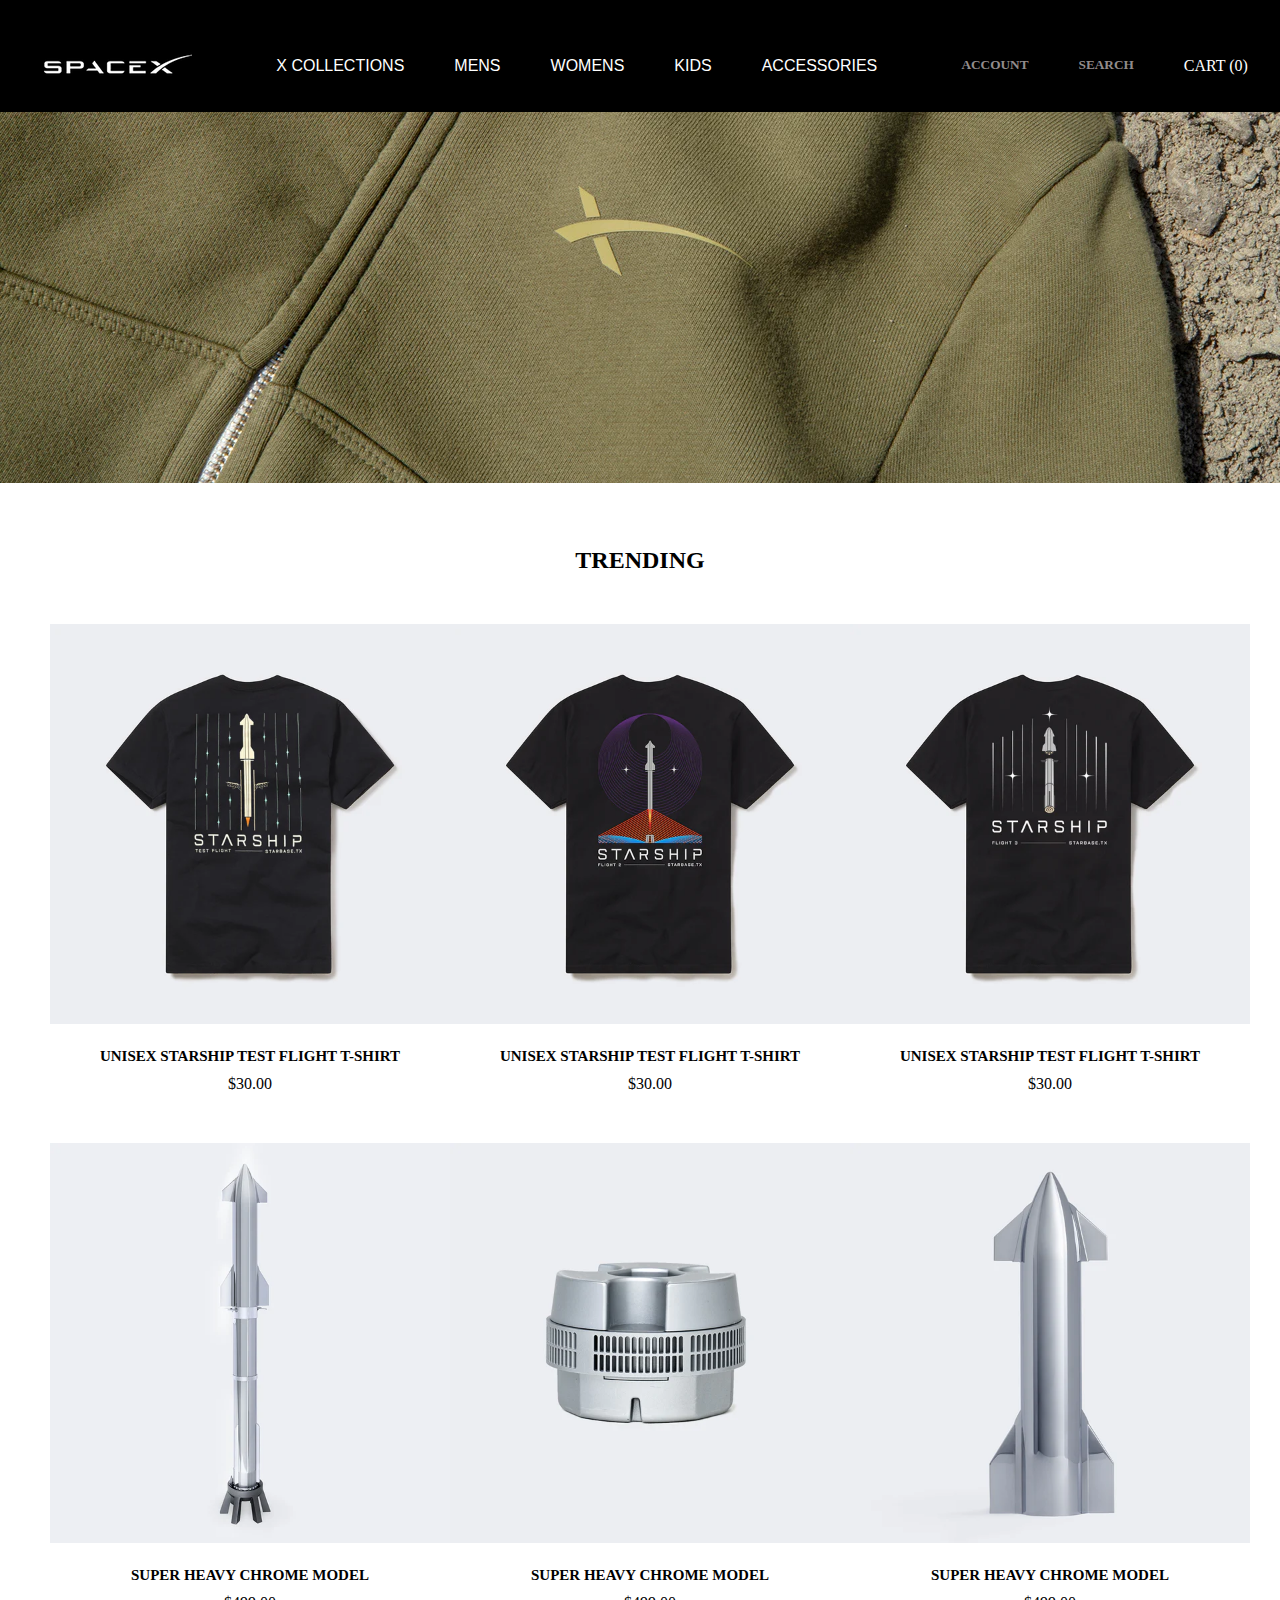
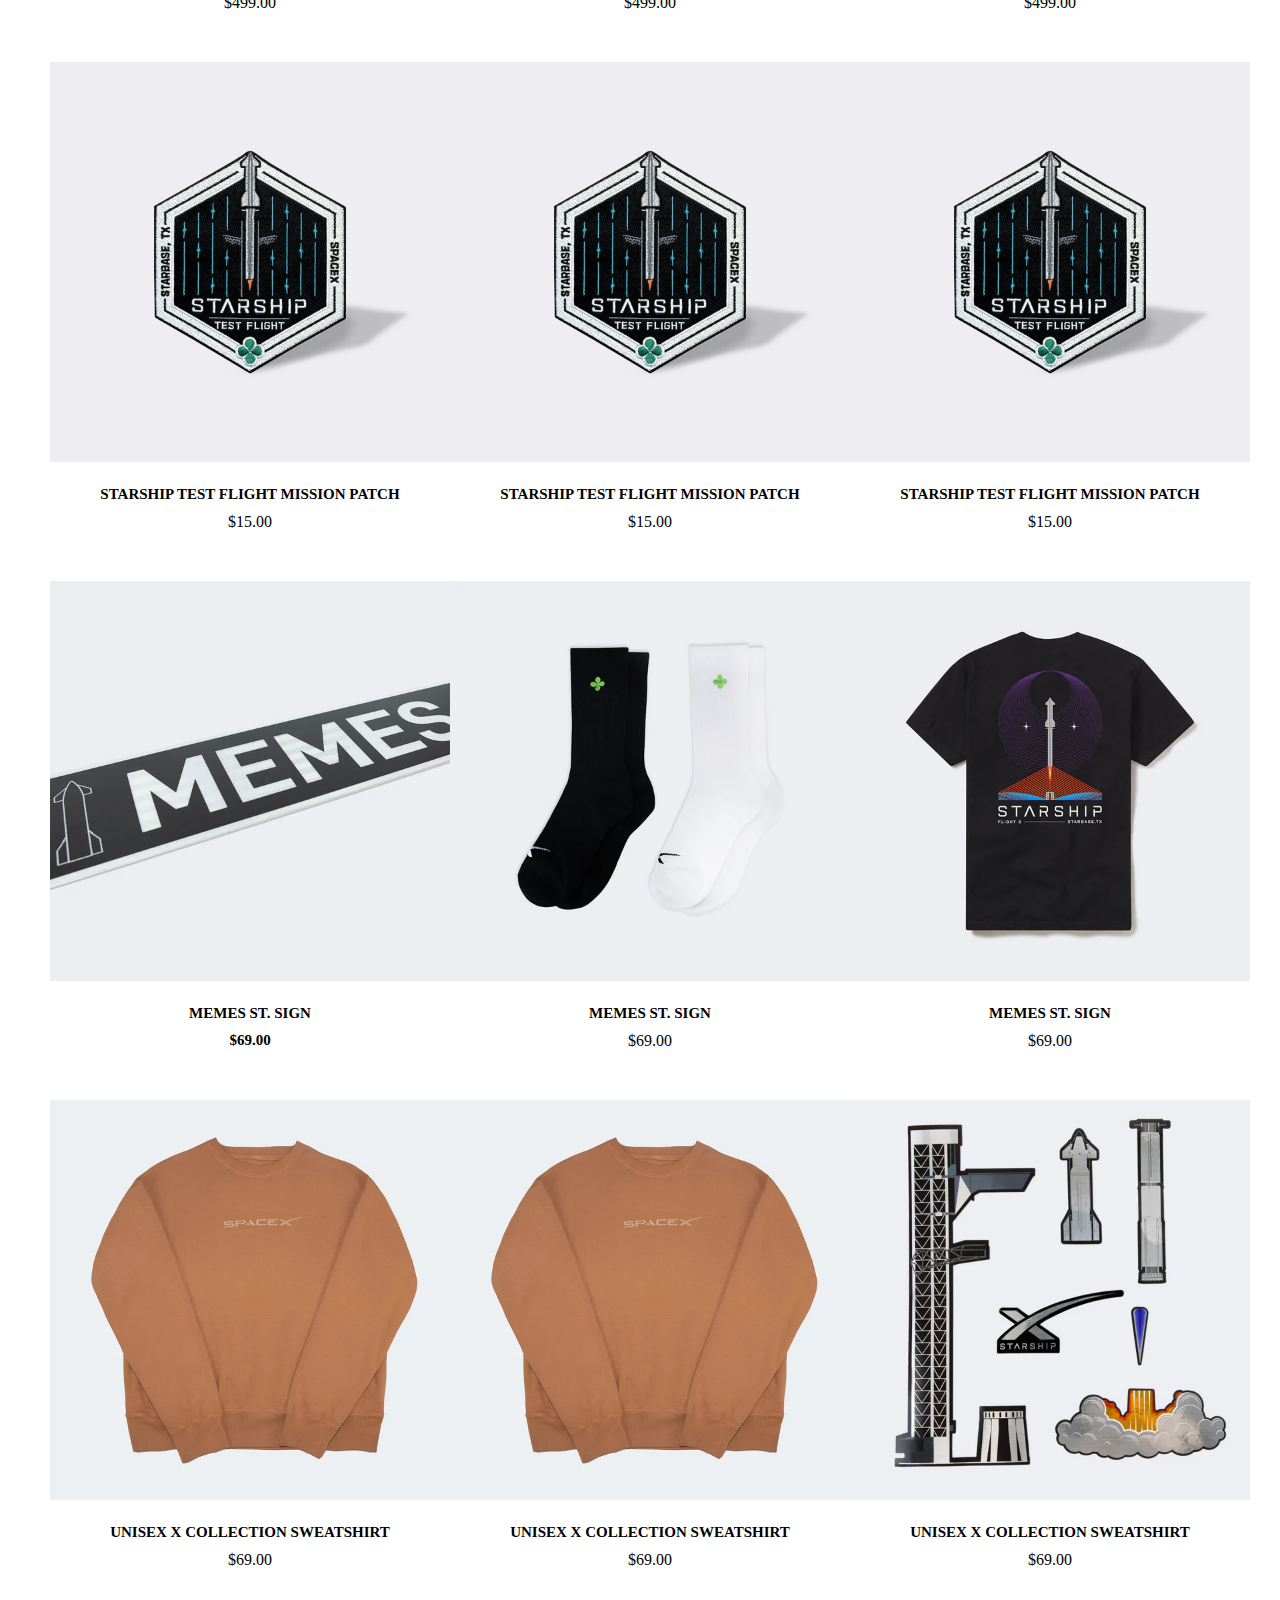
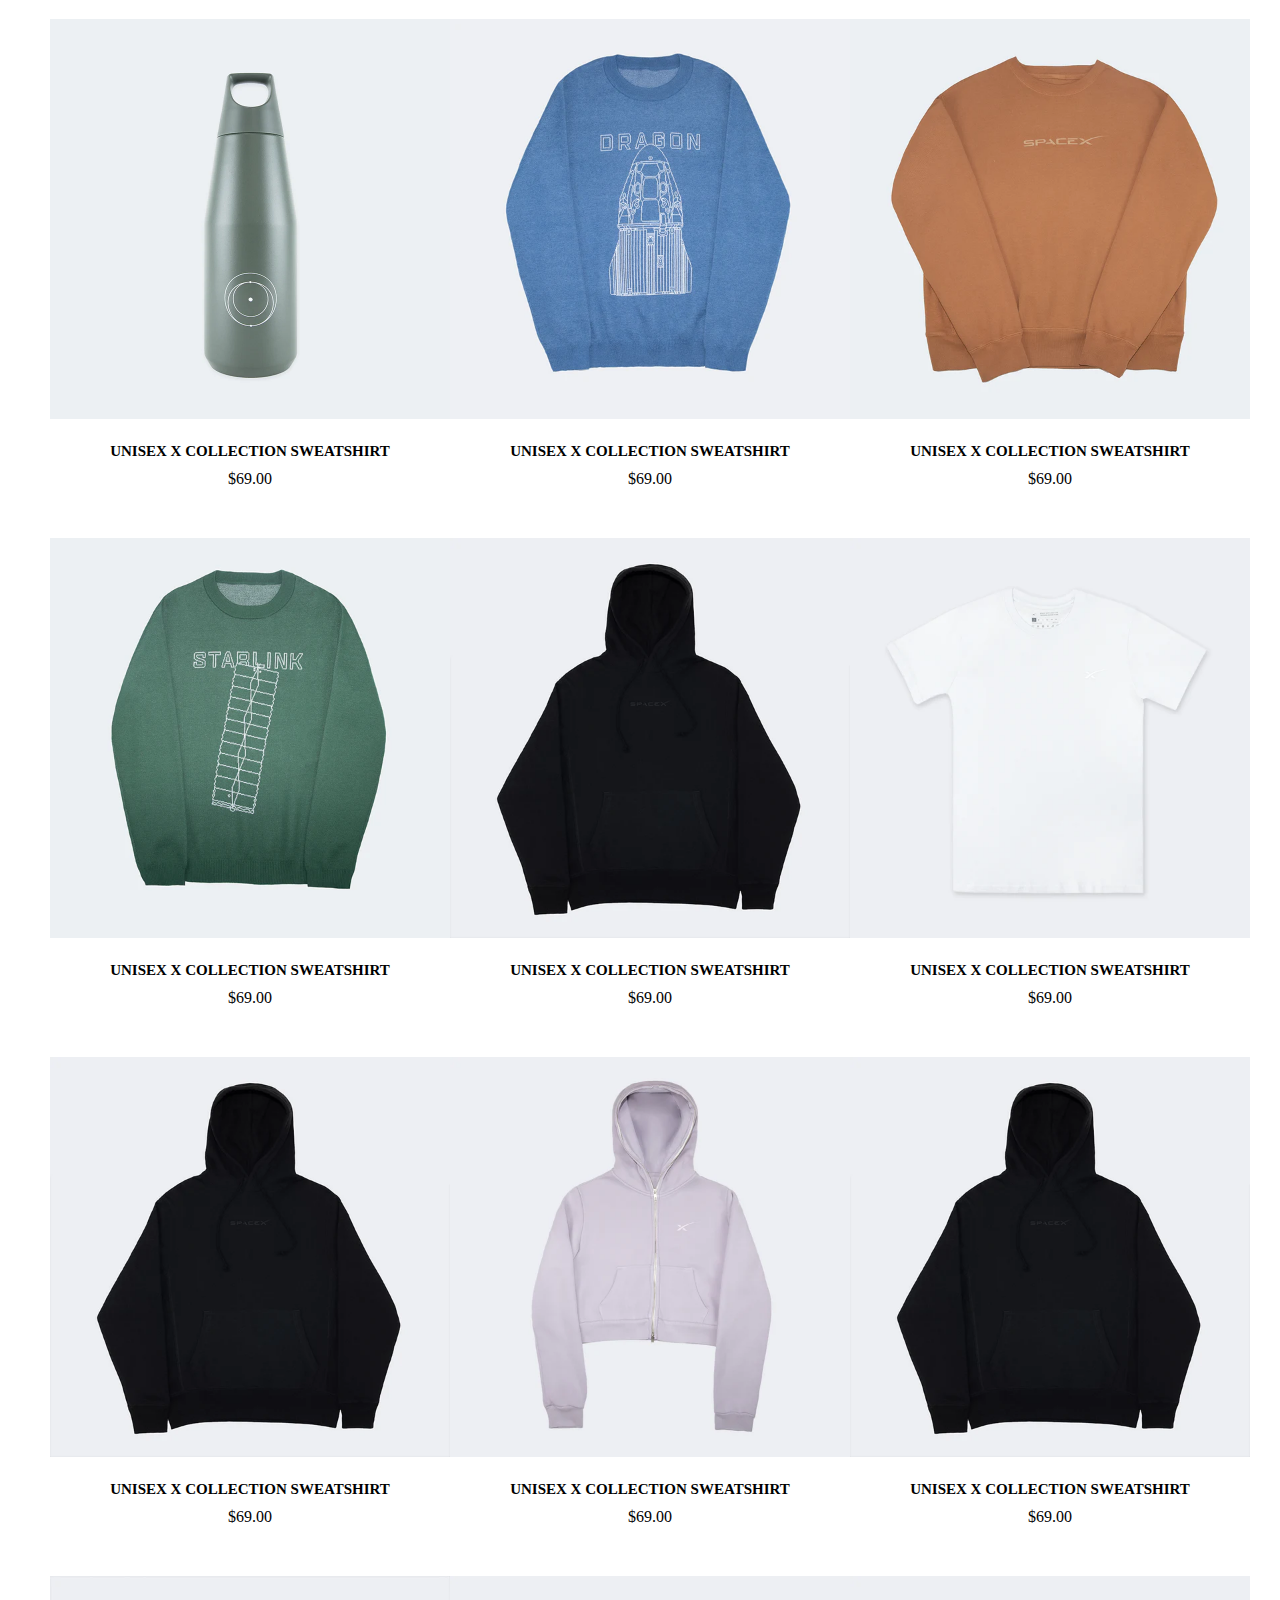
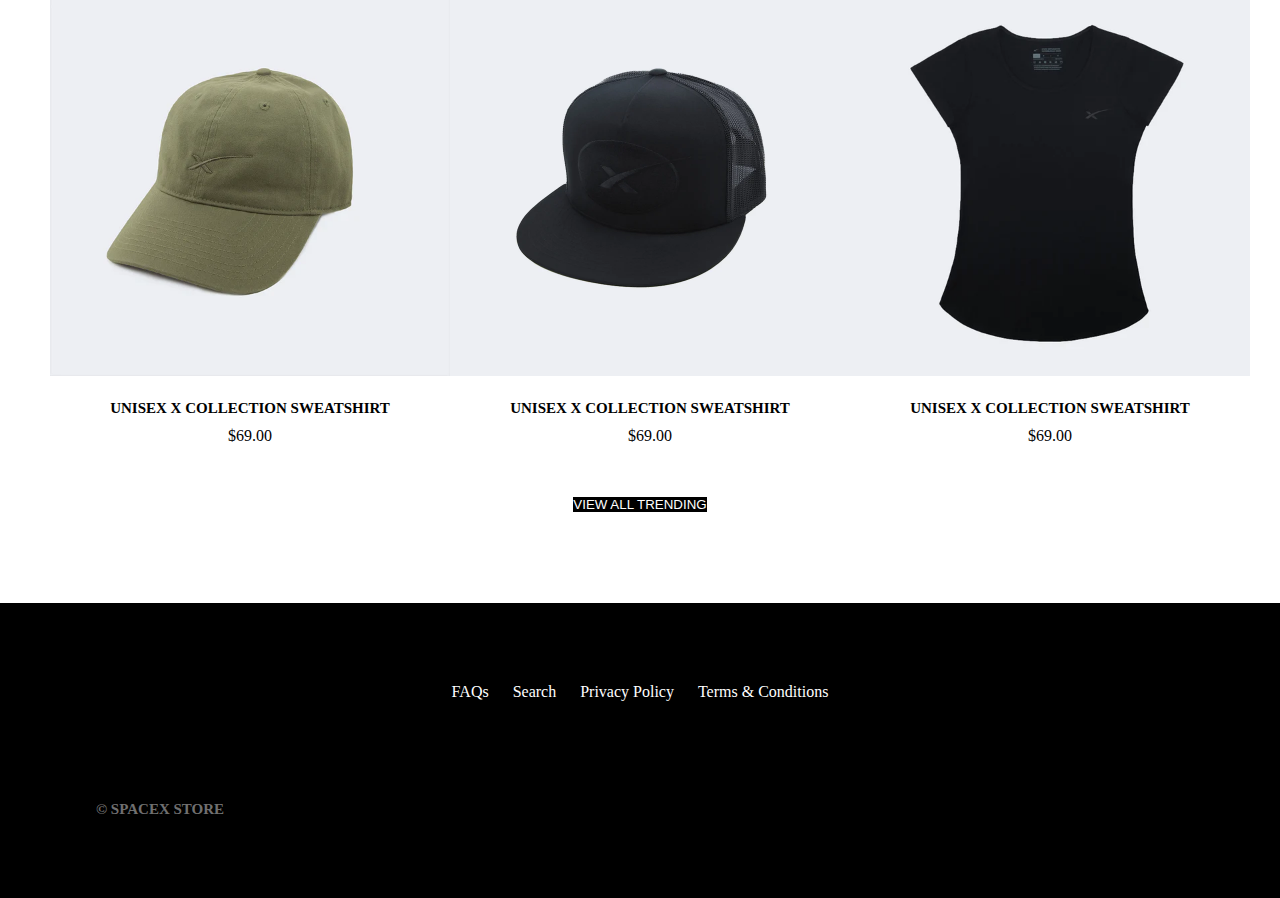
<file: index.html>
<!DOCTYPE html>
<html lang="en">
<head>
    <meta charset="UTF-8">
    <meta name="viewport" content="width=device-width, initial-scale=1.0">
    <title>Document</title>
    <link rel="stylesheet" href="style.css">
</head>
<body>
    <nav>
        <div class="toggle">
            <img src="images/svgexport-6.svg" alt="">
        </div>

        <div class="image"> <a href=""><img src="images/space.png" alt=""></a> </div>
        <div class="
        all">
            <div class="dropdown">
                <button class="dropbtn">X COLLECTIONS</button>
                <div class="dropdown-content">
                <a href="#">View All</a>
                </div>
            </div>
            
            <div class="dropdown ">
                <button class="dropbtn">MENS</button>
                <div class="dropdown-content">
                <a href="#">Shirts</a>
                <a href="#">Outwear</a>
                <a href="#">View All</a>
                </div>
            </div>
            
            <div class="dropdown ">
                <button class="dropbtn">WOMENS</button>
                <div class="dropdown-content">
                <a href="#">Shirts</a>
                <a href="#">Outwear</a>
                <a href="#">View All</a>
                </div>
            </div>
            <div class="dropdown ">
                <button class="dropbtn">KIDS</button>
                <div class="dropdown-content">
                <a href="#">Shirts</a>
                <a href="#">Outwear</a>
                <a href="#">View All</a>
                </div>
            </div>
            <div class="dropdown ">
                <button class="dropbtn">ACCESSORIES</button>
                <div class="dropdown-content">
                <a href="#">View All</a>
                </div>
            </div>
        </div>
            
        <div class="last">
            <h5><a href="">ACCOUNT</a></h5>
            <h5><a href="">SEARCH</a></h5>
            <a href="">CART (0)</a>
        </div>

        
     
    </nav>
    <div class="hoodie">
        <img src="images/hoodie.webp" alt="">
    </div>
    <div>
        <h2>TRENDING</h4>
    </div>
    <div class="shirts">
            <div><img src="images/shirt1.webp" width="400px" alt="">
                <h4>UNISEX STARSHIP TEST FLIGHT T-SHIRT</h4>
                <p>$30.00</p>
            </div>
            <div><img src="images/shirt2.webp" width="400px" alt="">
                <h4>UNISEX STARSHIP TEST FLIGHT T-SHIRT</h4>
                <p>$30.00</p>
            </div>
            <div><img src="images/shirt3.webp" width="400px" alt="">
                <h4>UNISEX STARSHIP TEST FLIGHT T-SHIRT</h4>
                <p>$30.00</p>
            </div>
            <div><img src="images/rocket.webp" width="400px" alt="">
                <h4>SUPER HEAVY CHROME MODEL</h4>
                <p>$499.00</p>
            </div>
            <div><img src="images/hotstage_600x.webp" width="400px" alt="">
                <h4>SUPER HEAVY CHROME MODEL</h4>
                <p>$499.00</p>
            </div>
            <div><img src="images/Unknown-1_600x.webp" width="400px" alt="">
                <h4>SUPER HEAVY CHROME MODEL</h4>
                <p>$499.00</p>
            </div>
            <div><img src="images/shield.webp" width="400px" alt="">
                <h4>STARSHIP TEST FLIGHT MISSION PATCH</h4>
                <p> $15.00</p>
            </div>
            <div><img src="images/shield.webp" width="400px" alt="">
                <h4>STARSHIP TEST FLIGHT MISSION PATCH</h4>
                <p> $15.00</p></div>
            <div><img src="images/shield.webp" width="400px" alt="">
                <h4>STARSHIP TEST FLIGHT MISSION PATCH</h4>
                <p> $15.00</p></div>
            <div><img src="/images/memes.webp" width="400px" alt="">
                <h4>MEMES ST. SIGN
                    <p>$69.00</p></h4>
            </div>
            <div><img src="/images/socks.webp" width="400px" alt="">
                <h4>MEMES ST. SIGN</h4>
                    <p>$69.00</p></div>
            <div><img src="/images/shirt2.webp" width="400px" alt="">
                <h4>MEMES ST. SIGN</h4>
                    <p>$69.00</p></div>
            <div><img src="/images/sweatshirt.webp" width="400px" alt="">
                <h4>UNISEX X COLLECTION SWEATSHIRT</h4>
                    <p>$69.00</p>
                </div>
            <div><img src="/images/sweatshirt.webp" width="400px" alt="">
                <h4>UNISEX X COLLECTION SWEATSHIRT</h4>
                <p>$69.00</p></div>
            <div><img src="/images/kini.webp" width="400px" alt="">
                <h4>UNISEX X COLLECTION SWEATSHIRT</h4>
                <p>$69.00</p></div>
            <div><img src="/images/flask.webp" width="400px" alt="">
                <h4>UNISEX X COLLECTION SWEATSHIRT</h4>
                <p>$69.00</p></div>
            <div><img src="/images/SpaceXHolidaySweaterDragonFront_600x.webp" width="400px"alt="">
                <h4>UNISEX X COLLECTION SWEATSHIRT</h4>
                <p>$69.00</p></div>
            <div><img src="/images/sweatshirt.webp" width="400px" alt=""> 
                <h4>UNISEX X COLLECTION SWEATSHIRT</h4>
                <p>$69.00</p>
            </div>
            <div><img src="/images/sweatsh.webp" width="400px" alt="">
                <h4>UNISEX X COLLECTION SWEATSHIRT</h4>
                <p>$69.00</p></div>
            <div><img src="/images/sweatsh2.webp" width="400px" alt="">
                <h4>UNISEX X COLLECTION SWEATSHIRT</h4>
                <p>$69.00</p></div>
            <div><img src="/images/whshirt.webp" width="400px" alt="">
                <h4>UNISEX X COLLECTION SWEATSHIRT</h4>
                <p>$69.00</p></div>
            <div><img src="/images/sweatsh2.webp" width="400px" alt="">
                <h4>UNISEX X COLLECTION SWEATSHIRT</h4>
                <p>$69.00</p></div>
            <div><img src="/images/small.webp" width="400px" alt="">
                <h4>UNISEX X COLLECTION SWEATSHIRT</h4>
                <p>$69.00</p></div>
            <div><img src="/images/sweatsh2.webp" width="400px" alt="">
                <h4>UNISEX X COLLECTION SWEATSHIRT</h4>
                <p>$69.00</p></div>
            <div><img src="/images/cap1.webp" width="400px" alt="">
                <h4>UNISEX X COLLECTION SWEATSHIRT</h4>
                <p>$69.00</p></div>
            <div><img src="/images/cap2.webp" width="400px" alt="">
                <h4>UNISEX X COLLECTION SWEATSHIRT</h4>
                <p>$69.00</p></div>
            <div><img src="/images/armless.webp" width="400px" alt="">
                <h4>UNISEX X COLLECTION SWEATSHIRT</h4>
                <p>$69.00</p></div>
    </div>
    <div class="view">
        <button>VIEW ALL TRENDING</button>
    </div>
    <div class="end">
        <a href="">FAQs</a>
        <a href="">Search</a>
        <a href="">Privacy Policy</a>
        <a href="">Terms & Conditions</a>
        <div><h1>© SPACEX STORE</h1></div>
    </div>
    
</body>
</html>
</file>
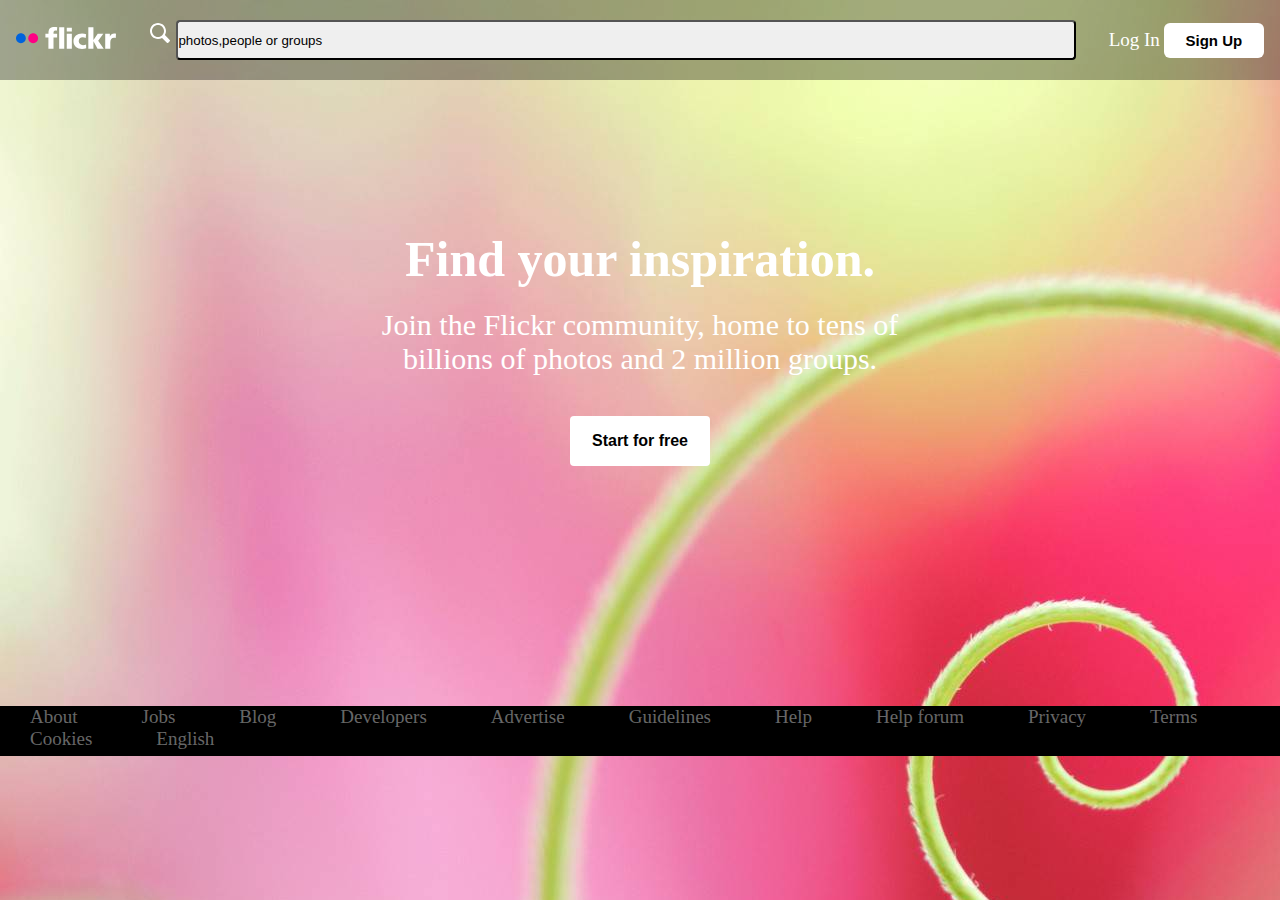
<file: test.html>
<!DOCTYPE html>
<html lang="en">
<head>
    <meta charset="UTF-8">
    <meta name="viewport" content="width=device-width, initial-scale=1.0">
    <title>Document</title>
    <link rel="stylesheet" href="ass.css">
</head>
<body>
    <div class="parent">
    <nav>
        <!-- <div><img src="/images/Kris_Peterson_Back_to_The_Future.jpg" alt=""></div> -->
        <div><img src="images/svgexport-2.svg" width="100px" alt=""></div>
        <div>
            <img src="images/svgexport-3.svg" alt="">
            <button class="btn1">photos,people or groups</button>
        </div>
        <div>
            <a href="">Log In</a>
            <button class="btn2">Sign Up</button>
        </div>
    </nav>
    <div class="child">
        <h1>Find your inspiration.</h1>
        <p>Join the Flickr community, home to tens of <br> billions of photos and 2 million groups.</p>
        <button class="btn3">Start for free</button>
    </div>
    <div class="end">
        <a href="">About</a>
        <a href="">Jobs</a>
        <a href="">Blog</a>
        <a href=""> Developers</a>
        <a href="">Advertise</a>
        <a href="">Guidelines</a>
        <a href="">Help</a>
        <a href="">Help forum</a>
        <a href="">Privacy</a>
        <a href="">Terms</a>
        <a href=""> Cookies</a>
        <a href="">English</a>
    </div>
</div>
</body>
</html>
</file>
<file: style.css>
* {
    padding: 0;
    margin: 0;
    box-sizing: border-box;
}
nav {
    display: flex;
    align-items: center;
    justify-content: space-around;
    gap: 20px;
    padding-top: 40px;
    padding-bottom: 20px;
    /* padding-left: 30px; */
    background-color: black;
    position: fixed;
    width: 100%;
}
.all{
    display: flex;
    gap: 50px;
}

.dropdown {
    position: relative;
    display: inline-block;
}

.dropbtn {
    background-color: #000000;
    color: white;
    /* padding-top: 10px; */
    font-size: 16px;
    border: none;
    cursor: pointer;
    /* gap: none; */
}

.dropdown-content {
    display: none;
    position: absolute;
    left: -10px;
    background-color: #000000;
    min-width: 200px;
    min-height: 100px;
    box-shadow: 0px 8px 16px 0px rgba(0,0,0,0.2);
    z-index: 1;
}

.dropdown-content a {
    color: rgb(255, 255, 255);
    padding: 10px 16px;
    text-decoration: none;
    display: block;
    
}

.dropdown:hover .dropdown-content {
    display: block;
}


/* .navlinks  {
    text-decoration: none;
    color: rgb(255, 255, 255);
    padding-right: 40px;
}  */
.last {
    display: flex;
    gap: 50px;
}
.last a {
    text-decoration: none;
    color: rgb(255, 255, 255);
}
.last h5 a{
    color: rgba(220, 211, 211, 0.678);
}
.last h5 a:hover {
    color: white;

}
h2{
    text-align: center;
    padding-top: 60px;
}
.shirts {
    display: grid;
    grid-template-columns: 1fr 1fr 1fr;
    /* justify-content: space-around; */
    padding: 50px;
    row-gap: 50px;
}
.shirts h4 {
    text-align: center;
    font-size: 15px;
    padding-top: 20px;
}
.shirts p {
    text-align: center;
    padding-top: 10px;
}
.view {
    /* background-color: black; */
    text-align: center;
}
button {
    background-color: #000000;
    color: white;
    border: none;
}
.end {
    background-color: #000000;
    height: 100%;
    text-align: center;
    padding: 80px;
    margin-top: 90px;
    
}
.end a {
    padding: 10px;
    text-decoration: none;
    color: white;
}
h1 {
    color: rgba(255, 255, 255, 0.447);
    font-size: 15px;
    padding-top: 100px;
    padding-right: 60rem;
}
.toggle{
    display: none;
}
@media screen and (max-width:465px){
    html,body{
        overflow-x: hidden;
    }
    nav{
        width: 100%;
        padding: 0;
        margin-bottom: 30px;
        /* display: none; */
        display: flex;
        align-items: center;
        justify-content:center;
        /* gap: 60px; */
    }
    .all {
        display: none;
    }
    .last{
        display: none;
    }
    .shirts {
        display: grid;
        grid-template-columns: 1fr 1fr;
        gap: 40px;
    }
    .shirts div img{
        width: 158px;
        /* height: 300px; */
    }
    .hoodie{
        width: 500px;
        height: 40vh;
    }
    .hoodie img{
        height: 200px;
    }
    .toggle{
        display: block;
        position: absolute;
        left: 20px;
    }
    .toggle img{
        width: 40px;
        height: 23px;
        padding: 3px;
        /* border:  2px solid yellow; */
        color: white;
    }
}
</file>
<file: ass.css>
* {
    padding: 0;
    margin: 0;
    box-sizing: border-box;
}

.parent {
    height: 100vh;
    background-image: url(/images/Sally_Rose_Dolak_Tropical_Trendil_Treasure.jpeg);
    background-repeat: no-repeat;

}
nav {
    background-color: rgba(0, 0, 0, 0.329);
    /* height: 100%; */
    display: flex;
    align-items: center;
    justify-content: space-around;
    /* text-align: center; */
    padding-top: 20px;
    padding-bottom: 20px;
    /* gap: 30px; */
}
.btn1 {
    width: 900px;
    height: 40px;
    border-radius: 4px;
    text-align: left;
    /* padding-left: 20px; */
}
.btn2 {
    /* text-align: center; */
    width: 100px;
    height: 35px;
    border-radius: 6px;
    background-color: white;
    border: none;
    font-weight: bold;
    font-size: 15px;
}
a {
    text-decoration: none;
    color: rgb(255, 255, 255);
    font-size: 19px;
}
.child {
    text-align: center;
    padding-top: 150px;
}
h1 {
    font-size: 50px;
    color: white;
}
p {
    padding-top: 20px;
    font-size: 30px;
    /* width: 00px; */
    color: white;
}
.btn3 {
    background-color: rgb(255, 255, 255);
    color: rgb(0, 0, 0);
    width: 140px;
    height: 50px;
    font-size: 16px;
    border: none;
    font-weight: bold;
    margin-top: 40px;
    border-radius: 4px;
    
}
.end {
    background-color: black;
    position: relative;
    top: 240px;
    height: 50px;
    /* padding:3px; */
}
.end a {
    /* text-align: center; */
    padding: 30px;
    color: rgba(255, 255, 255, 0.41);
    
}
.end a:hover{
    color: rgb(255, 255, 255);
    
}
@media screen and (max-width:600px) {
    .btn1 {
        display: none;

    }
    .btn2{
        display: none;
    }
    
    a {
        border: 2px solid white;
        padding: 5px;
    }
    p {
        display: none;
    }
    .end {
        height: 100%;
    }
    .end a{
        display: block;
        /* height: 100%; */
    }
}
</file>
